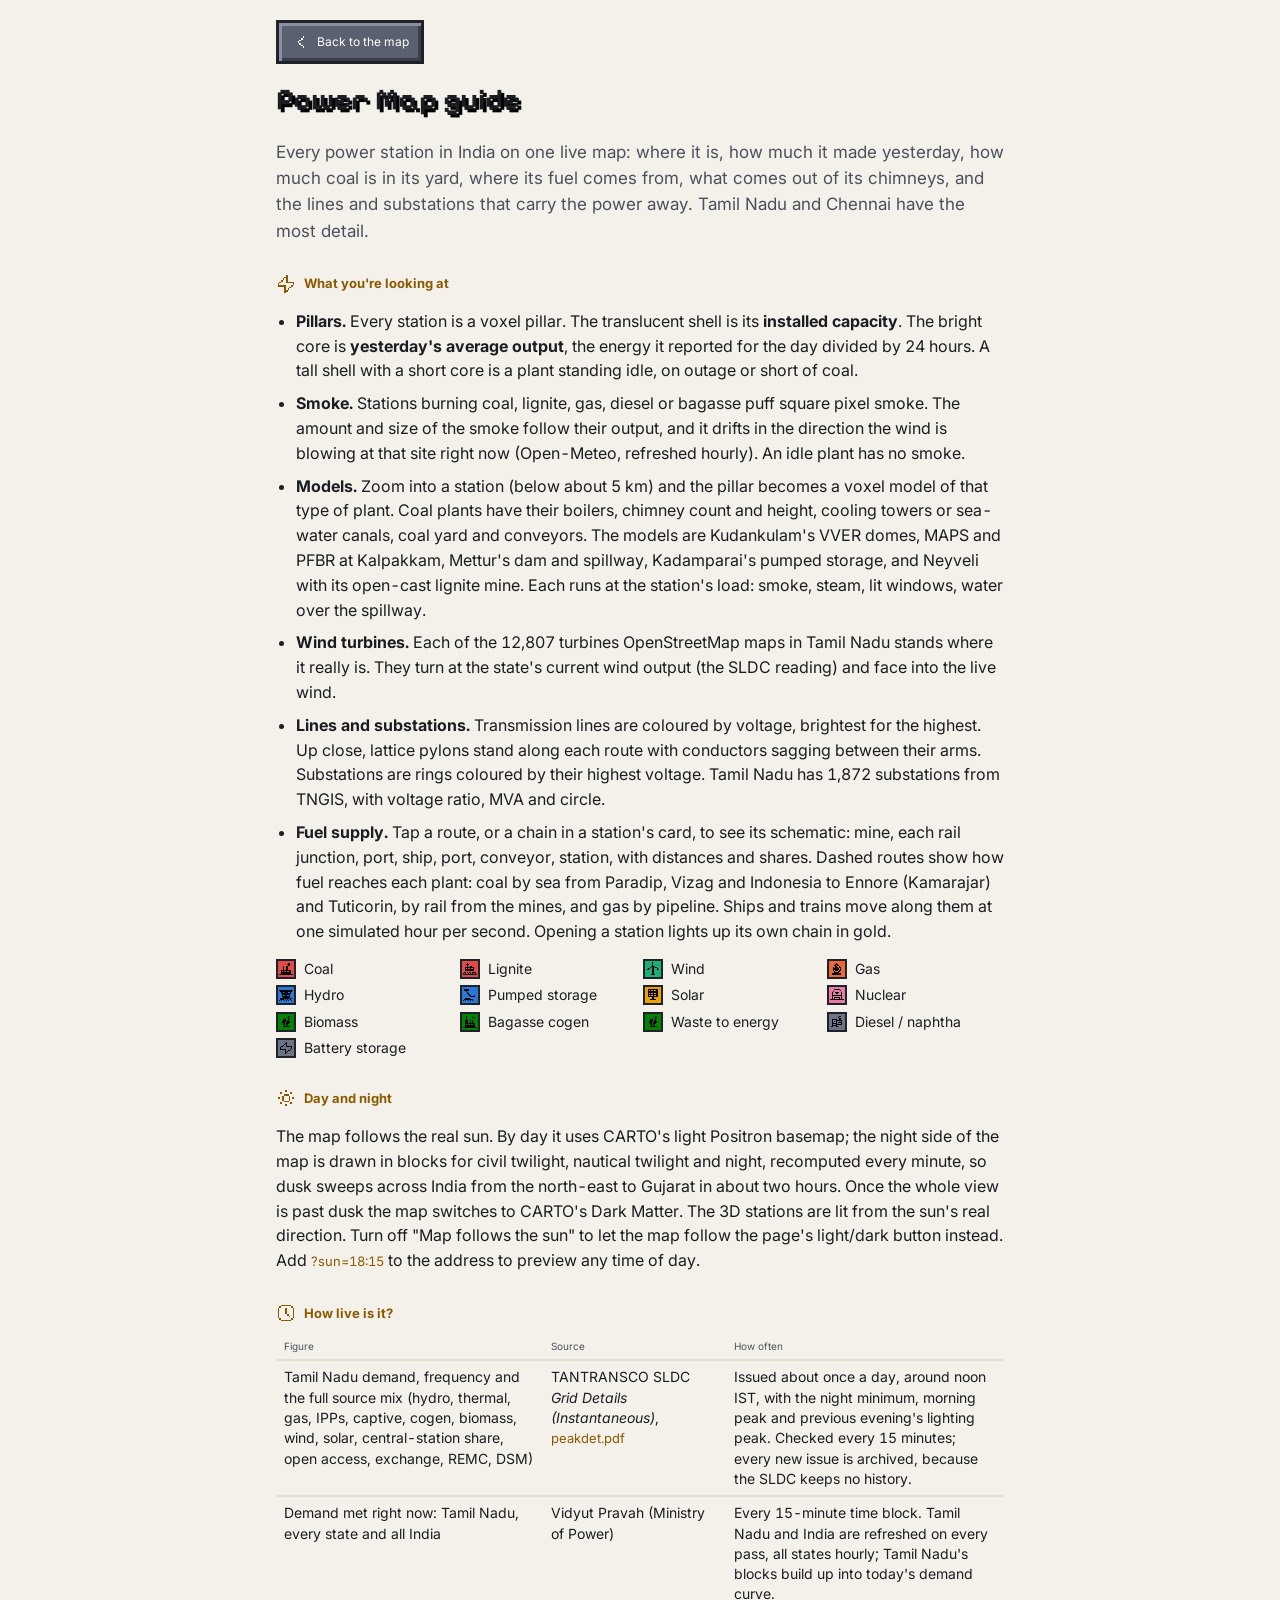
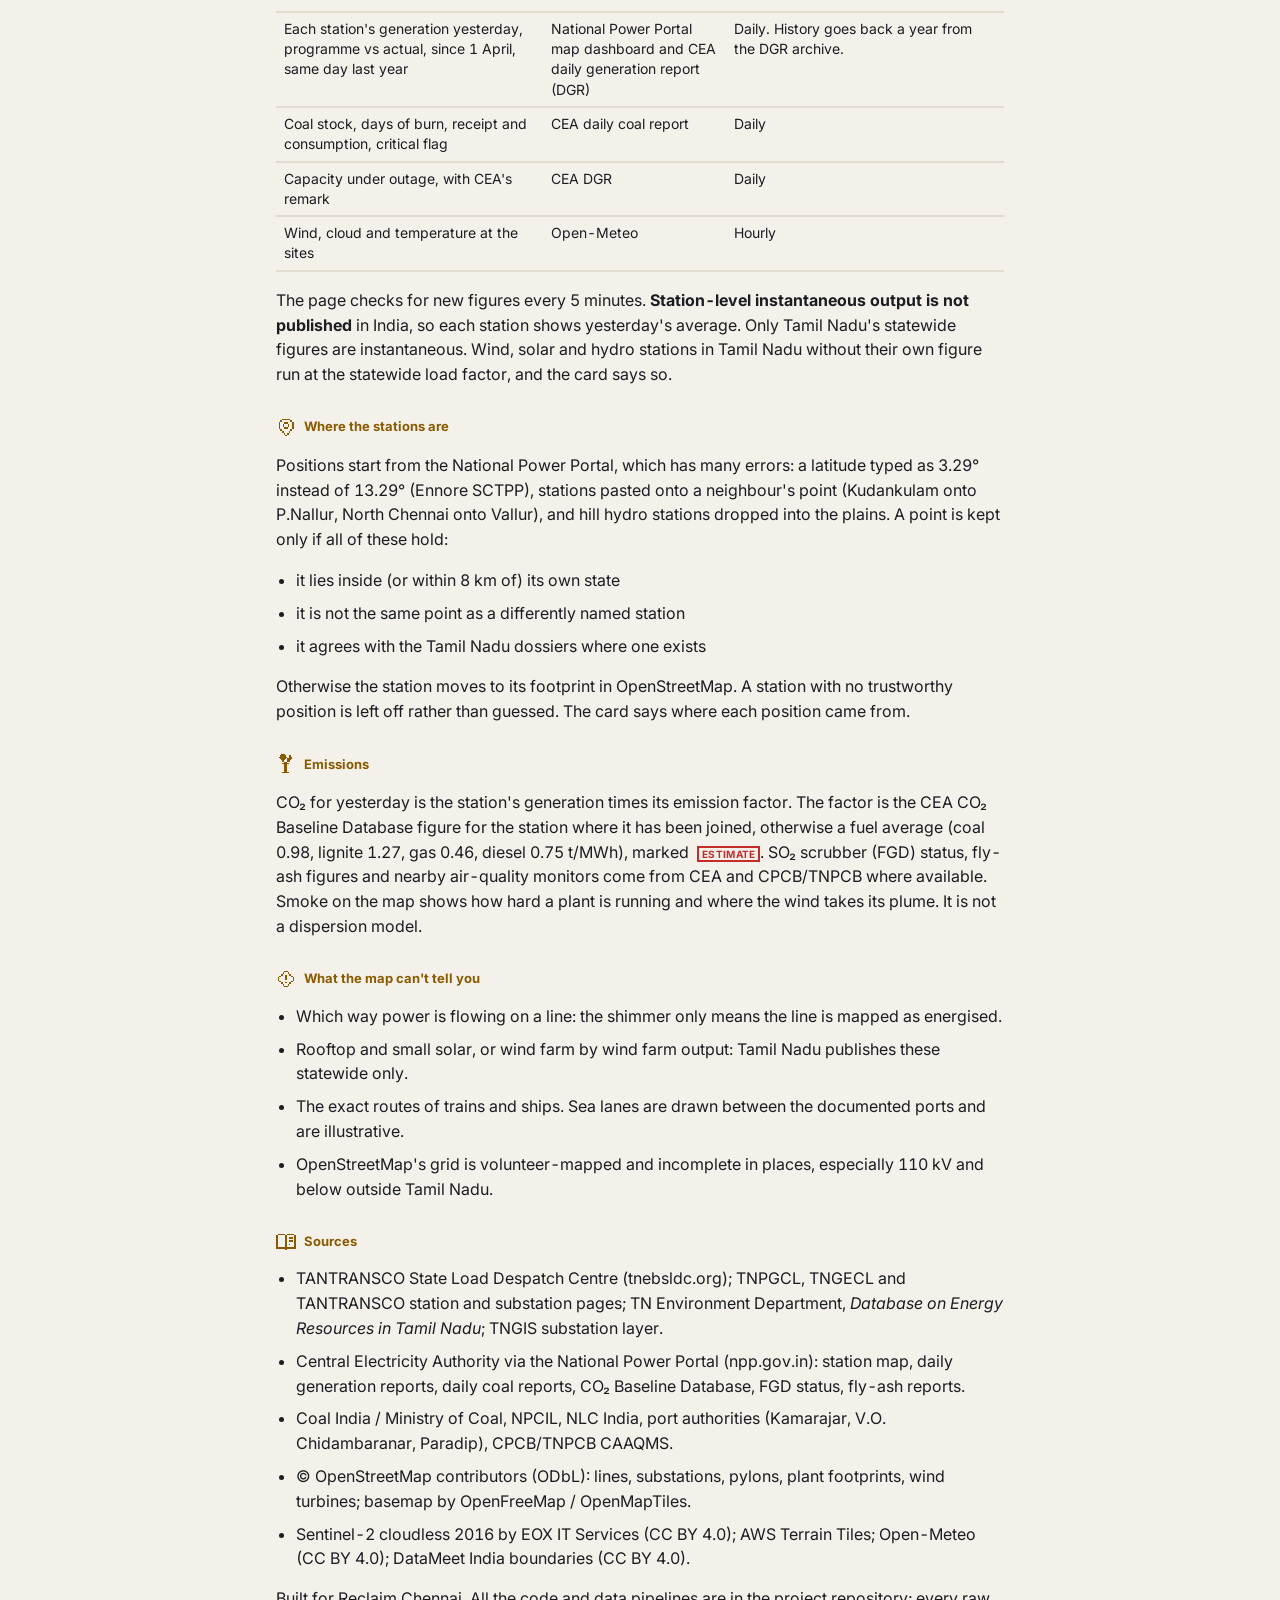
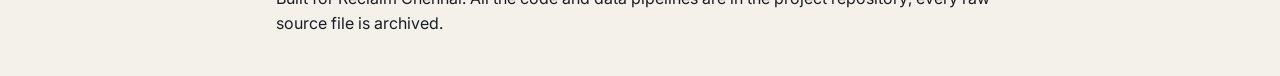
<file: web/guide.html>
<!doctype html>
<html lang="en">
<head>
<meta charset="utf-8">
<meta name="viewport" content="width=device-width, initial-scale=1, viewport-fit=cover">
<title>Power Map Guide</title>
<meta name="description" content="How the Power Map of India works: what every pillar, puff of smoke, line and model shows, where the live figures come from, how station positions were checked, and what the map cannot tell you.">
<meta name="theme-color" content="#f4f1ea">
<meta name="color-scheme" content="light dark">
<script>try { if (localStorage.getItem('pw-theme') === 'dark') document.documentElement.dataset.theme = 'dark'; } catch (e) {}</script>
<link rel="icon" href="favicon.svg">
<link rel="preconnect" href="https://fonts.googleapis.com">
<link rel="preconnect" href="https://fonts.gstatic.com" crossorigin>
<link rel="stylesheet" href="https://fonts.googleapis.com/css2?family=Inter:wght@400;500;600;700;800&family=Pixelify+Sans:wght@600;700&display=swap">
<link rel="stylesheet" href="css/style.css?v=3">
<style>
  body.doc{overflow:auto;height:auto}
  .doc main{max-width:760px;margin:0 auto;padding:calc(20px + var(--safe-t)) 16px calc(40px + var(--safe-b))}
  .doc h1{font-family:var(--title);font-size:30px;margin:14px 0 6px;text-shadow:3px 3px 0 #000}
  .doc h2{font-family:var(--font);font-size:13px;color:var(--accent);margin:30px 0 10px;display:flex;gap:8px;align-items:center}
  .doc h2 .i{color:var(--accent)}
  .doc p,.doc li{font-size:16px;line-height:1.55;color:var(--text)}
  .doc .lede{color:var(--text-2);font-size:17px}
  .doc ul{padding-left:20px}
  .doc li{margin:0 0 8px}
  .doc .box{background:var(--panel);border:3px solid var(--edge);box-shadow:var(--bevel);padding:12px 14px;margin:12px 0}
  .doc code{font-family:var(--font);font-size:13px;color:var(--accent)}
  .doc .back{display:inline-flex;align-items:center;gap:6px;font-family:var(--font);font-size:12px;min-height:44px;padding:0 12px;background:var(--stone);color:#fff;border:3px solid var(--edge);
    box-shadow:inset 3px 3px 0 var(--stone-hi),inset -3px -3px 0 var(--stone-lo);text-decoration:none}
  .doc table{width:100%;border-collapse:collapse;font-size:14px}
  .doc th,.doc td{text-align:left;padding:6px 8px;border-bottom:2px solid var(--lo);vertical-align:top}
  .doc th{font-family:var(--font);font-size:10px;color:var(--text-2);font-weight:400}
  .doc .fuels-key{display:grid;grid-template-columns:repeat(auto-fill,minmax(150px,1fr));gap:6px}
  .doc .fuels-key span{display:flex;align-items:center;gap:8px;font-size:14px}
  .doc .fuels-key i{width:20px;height:20px;display:grid;place-items:center;background:var(--c);border:2px solid var(--edge)}
  .doc .fuels-key i .i{width:14px;height:14px;color:#05060a}
</style>
</head>
<body class="doc">
<main>
  <a class="back" href="./"><svg class="i" aria-hidden="true"><use href="icons.svg?v=2#back"/></svg>Back to the map</a>
  <h1>Power Map guide</h1>
  <p class="lede">Every power station in India on one live map: where it is, how much it made yesterday, how much coal is in its yard, where its fuel comes from, what comes out of its chimneys, and the lines and substations that carry the power away. Tamil Nadu and Chennai have the most detail.</p>

  <h2><svg class="i" aria-hidden="true"><use href="icons.svg?v=2#bolt"/></svg>What you're looking at</h2>
  <ul>
    <li><b>Pillars.</b> Every station is a voxel pillar. The translucent shell is its <b>installed capacity</b>. The bright core is <b>yesterday's average output</b>, the energy it reported for the day divided by 24 hours. A tall shell with a short core is a plant standing idle, on outage or short of coal.</li>
    <li><b>Smoke.</b> Stations burning coal, lignite, gas, diesel or bagasse puff square pixel smoke. The amount and size of the smoke follow their output, and it drifts in the direction the wind is blowing at that site right now (Open-Meteo, refreshed hourly). An idle plant has no smoke.</li>
    <li><b>Models.</b> Zoom into a station (below about 5 km) and the pillar becomes a voxel model of that type of plant. Coal plants have their boilers, chimney count and height, cooling towers or sea-water canals, coal yard and conveyors. The models are Kudankulam's VVER domes, MAPS and PFBR at Kalpakkam, Mettur's dam and spillway, Kadamparai's pumped storage, and Neyveli with its open-cast lignite mine. Each runs at the station's load: smoke, steam, lit windows, water over the spillway.</li>
    <li><b>Wind turbines.</b> Each of the 12,807 turbines OpenStreetMap maps in Tamil Nadu stands where it really is. They turn at the state's current wind output (the SLDC reading) and face into the live wind.</li>
    <li><b>Lines and substations.</b> Transmission lines are coloured by voltage, brightest for the highest. Up close, lattice pylons stand along each route with conductors sagging between their arms. Substations are rings coloured by their highest voltage. Tamil Nadu has 1,872 substations from TNGIS, with voltage ratio, MVA and circle.</li>
    <li><b>Fuel supply.</b> Tap a route, or a chain in a station's card, to see its schematic: mine, each rail junction, port, ship, port, conveyor, station, with distances and shares. Dashed routes show how fuel reaches each plant: coal by sea from Paradip, Vizag and Indonesia to Ennore (Kamarajar) and Tuticorin, by rail from the mines, and gas by pipeline. Ships and trains move along them at one simulated hour per second. Opening a station lights up its own chain in gold.</li>
  </ul>
  <div class="fuels-key" id="fuels-key"></div>

  <h2><svg class="i" aria-hidden="true"><use href="icons.svg?v=2#sun"/></svg>Day and night</h2>
  <p>The map follows the real sun. By day it uses CARTO's light Positron basemap; the night side of the map is drawn in blocks for civil twilight, nautical twilight and night, recomputed every minute, so dusk sweeps across India from the north-east to Gujarat in about two hours. Once the whole view is past dusk the map switches to CARTO's Dark Matter. The 3D stations are lit from the sun's real direction. Turn off "Map follows the sun" to let the map follow the page's light/dark button instead. Add <code>?sun=18:15</code> to the address to preview any time of day.</p>

  <h2><svg class="i" aria-hidden="true"><use href="icons.svg?v=2#clock"/></svg>How live is it?</h2>
  <table>
    <thead><tr><th>Figure</th><th>Source</th><th>How often</th></tr></thead>
    <tbody>
      <tr><td>Tamil Nadu demand, frequency and the full source mix (hydro, thermal, gas, IPPs, captive, cogen, biomass, wind, solar, central-station share, open access, exchange, REMC, DSM)</td><td>TANTRANSCO SLDC <em>Grid Details (Instantaneous)</em>, <code>peakdet.pdf</code></td><td>Issued about once a day, around noon IST, with the night minimum, morning peak and previous evening's lighting peak. Checked every 15 minutes; every new issue is archived, because the SLDC keeps no history.</td></tr>
      <tr><td>Demand met right now: Tamil Nadu, every state and all India</td><td>Vidyut Pravah (Ministry of Power)</td><td>Every 15-minute time block. Tamil Nadu and India are refreshed on every pass, all states hourly; Tamil Nadu's blocks build up into today's demand curve.</td></tr>
      <tr><td>Each station's generation yesterday, programme vs actual, since 1 April, same day last year</td><td>National Power Portal map dashboard and CEA daily generation report (DGR)</td><td>Daily. History goes back a year from the DGR archive.</td></tr>
      <tr><td>Coal stock, days of burn, receipt and consumption, critical flag</td><td>CEA daily coal report</td><td>Daily</td></tr>
      <tr><td>Capacity under outage, with CEA's remark</td><td>CEA DGR</td><td>Daily</td></tr>
      <tr><td>Wind, cloud and temperature at the sites</td><td>Open-Meteo</td><td>Hourly</td></tr>
    </tbody>
  </table>
  <p>The page checks for new figures every 5 minutes. <b>Station-level instantaneous output is not published</b> in India, so each station shows yesterday's average. Only Tamil Nadu's statewide figures are instantaneous. Wind, solar and hydro stations in Tamil Nadu without their own figure run at the statewide load factor, and the card says so.</p>

  <h2><svg class="i" aria-hidden="true"><use href="icons.svg?v=2#pin"/></svg>Where the stations are</h2>
  <p>Positions start from the National Power Portal, which has many errors: a latitude typed as 3.29° instead of 13.29° (Ennore SCTPP), stations pasted onto a neighbour's point (Kudankulam onto P.Nallur, North Chennai onto Vallur), and hill hydro stations dropped into the plains. A point is kept only if all of these hold:</p>
  <ul>
    <li>it lies inside (or within 8 km of) its own state</li>
    <li>it is not the same point as a differently named station</li>
    <li>it agrees with the Tamil Nadu dossiers where one exists</li>
  </ul>
  <p>Otherwise the station moves to its footprint in OpenStreetMap. A station with no trustworthy position is left off rather than guessed. The card says where each position came from.</p>

  <h2><svg class="i" aria-hidden="true"><use href="icons.svg?v=2#smoke"/></svg>Emissions</h2>
  <p>CO₂ for yesterday is the station's generation times its emission factor. The factor is the CEA CO₂ Baseline Database figure for the station where it has been joined, otherwise a fuel average (coal 0.98, lignite 1.27, gas 0.46, diesel 0.75 t/MWh), marked <span class="est">ESTIMATE</span>. SO₂ scrubber (FGD) status, fly-ash figures and nearby air-quality monitors come from CEA and CPCB/TNPCB where available. Smoke on the map shows how hard a plant is running and where the wind takes its plume. It is not a dispersion model.</p>

  <h2><svg class="i" aria-hidden="true"><use href="icons.svg?v=2#alert"/></svg>What the map can't tell you</h2>
  <ul>
    <li>Which way power is flowing on a line: the shimmer only means the line is mapped as energised.</li>
    <li>Rooftop and small solar, or wind farm by wind farm output: Tamil Nadu publishes these statewide only.</li>
    <li>The exact routes of trains and ships. Sea lanes are drawn between the documented ports and are illustrative.</li>
    <li>OpenStreetMap's grid is volunteer-mapped and incomplete in places, especially 110 kV and below outside Tamil Nadu.</li>
  </ul>

  <h2><svg class="i" aria-hidden="true"><use href="icons.svg?v=2#book"/></svg>Sources</h2>
  <ul>
    <li>TANTRANSCO State Load Despatch Centre (tnebsldc.org); TNPGCL, TNGECL and TANTRANSCO station and substation pages; TN Environment Department, <em>Database on Energy Resources in Tamil Nadu</em>; TNGIS substation layer.</li>
    <li>Central Electricity Authority via the National Power Portal (npp.gov.in): station map, daily generation reports, daily coal reports, CO₂ Baseline Database, FGD status, fly-ash reports.</li>
    <li>Coal India / Ministry of Coal, NPCIL, NLC India, port authorities (Kamarajar, V.O. Chidambaranar, Paradip), CPCB/TNPCB CAAQMS.</li>
    <li>© OpenStreetMap contributors (ODbL): lines, substations, pylons, plant footprints, wind turbines; basemap by OpenFreeMap / OpenMapTiles.</li>
    <li>Sentinel-2 cloudless 2016 by EOX IT Services (CC BY 4.0); AWS Terrain Tiles; Open-Meteo (CC BY 4.0); DataMeet India boundaries (CC BY 4.0).</li>
  </ul>
  <p class="method">Built for Reclaim Chennai. All the code and data pipelines are in the project repository; every raw source file is archived.</p>
</main>
<script type="module">
  import { FUELS, FUEL_ORDER } from './js/fuels.js?v=3';
  document.getElementById('fuels-key').innerHTML = FUEL_ORDER.map(t => `<span><i style="--c:${FUELS[t].color}"><svg class="i" aria-hidden="true"><use href="icons.svg?v=2#${FUELS[t].icon}"/></svg></i>${FUELS[t].label}</span>`).join('');
</script>
</body>
</html>
</file>
<file: web/css/style.css>
/* Power Map of India. The retro part is the map: voxel stations, pixel smoke and pixel scenes. The
   interface is built for reading: Inter for text and numbers (tabular figures), Pixelify Sans only for the
   big titles, blocky panels with hard shadows. Light theme by default; html[data-theme=dark] for dark.
   Targets stay 44 px. Mobile first; desktop at 821 px. Every text container wraps inside its frame. */
:root{
  --bg:#f4f1ea; --panel:#ffffff; --cell:#f3efe6; --cell-2:#d9d3c5; --edge:#1f2229; --hi:#ffffff; --lo:#e3ddd0;
  --text:#1b1d22; --text-2:#4a505c; --text-3:#5c6270;
  --accent:#8a5a00; --accent-bg:#ffd84a; --link:#1f5fae; --warn:#c42b2b; --warn-bg:#fdeaea; --ok:#2e7d32;
  --track:#e7e2d6; --tick:#1b1d22; --crit:#d92d2d; --hatch:#ffffff; --scene-bg:#9fd0ff;
  --stone:#5b6070; --stone-hi:#8a90a0; --stone-lo:#3a3e49; --stone-on:#3d6fc2; --stone-on-hi:#6f99e0; --stone-on-lo:#274c8c;
  --font:"Inter",system-ui,-apple-system,"Segoe UI",Roboto,sans-serif; --title:"Pixelify Sans","Inter",system-ui,sans-serif;
  --safe-b:env(safe-area-inset-bottom,0px); --safe-t:env(safe-area-inset-top,0px);
  --bevel:inset 2px 2px 0 var(--hi),inset -2px -2px 0 var(--lo);
  --shadow:3px 3px 0 rgba(31,34,41,.25);
  --label-bg:rgba(255,255,255,.92); --label-fg:#1b1d22; --label-sub:#4a505c;
  color-scheme:light;
}
html[data-theme=dark]{
  --bg:#0b0d14; --panel:#141824; --cell:#1d2232; --cell-2:#282f44; --edge:#05060a; --hi:#2f3850; --lo:#0c0f17;
  --text:#f5f1e6; --text-2:#b9c1d3; --text-3:#9aa3bb;
  --accent:#ffd84a; --accent-bg:#ffd84a; --link:#6cc8ff; --warn:#ff8f87; --warn-bg:#3a1717; --ok:#7ed98b;
  --track:#262c3e; --tick:#f5f1e6; --crit:#ff5a4f; --hatch:#2a2f40; --scene-bg:#04081a;
  --stone:#6d7079; --stone-hi:#9ca0a8; --stone-lo:#3d4047; --stone-on:#7e86c9; --stone-on-hi:#a5acdf; --stone-on-lo:#4f5693;
  --shadow:4px 4px 0 rgba(0,0,0,.55);
  --label-bg:rgba(11,13,20,.88); --label-fg:#f5f1e6; --label-sub:#b9c1d3;
  color-scheme:dark;
}
*{box-sizing:border-box}
html,body{height:100%;margin:0}
body{background:var(--bg);color:var(--text);font:15px/1.45 var(--font);overflow:hidden;-webkit-tap-highlight-color:transparent;overscroll-behavior:none;
  font-variant-numeric:tabular-nums;-webkit-font-smoothing:antialiased}
a{color:var(--link);text-decoration:none}
a:hover{text-decoration:underline}
p a,li a,dd a,.note a,.sources a{text-decoration:underline;text-underline-offset:3px;text-decoration-thickness:1px}
[hidden]{display:none!important}
#map{position:absolute;inset:0}
#map canvas,.maplibregl-canvas{outline:none;image-rendering:pixelated}
input:focus-visible,button:focus-visible,a:focus-visible,[tabindex]:focus-visible,summary:focus-visible{outline:3px solid var(--link);outline-offset:2px}
.i{width:20px;height:20px;flex:0 0 auto;display:inline-block;vertical-align:middle;fill:currentColor;shape-rendering:crispEdges}
.i.sm{width:16px;height:16px}
canvas.scene{display:block;width:100%;aspect-ratio:16/9;image-rendering:pixelated;background:var(--scene-bg)}
.visually-hidden{position:absolute!important;width:1px;height:1px;overflow:hidden;clip:rect(0 0 0 0);white-space:nowrap}
/* wrapping: nothing escapes its frame on a phone */
.panel,.card,.tip,.dialog{overflow-wrap:break-word}
.card *,.dialog *{min-width:0}
.card p,.card dd,.card li,.card span,.dialog p,.dialog li,.dialog span{overflow-wrap:anywhere}

/* ----------------------------------------------------------- map controls */
.maplibregl-ctrl-attrib{background:var(--panel)!important;color:var(--text-2);font-size:11px;border:2px solid var(--edge)}
.maplibregl-ctrl-attrib a{color:var(--text-2)}
.maplibregl-ctrl-group{background:var(--stone)!important;border:3px solid var(--edge)!important;border-radius:0!important;box-shadow:var(--shadow)!important}
.maplibregl-ctrl-group button{width:44px;height:44px;border-radius:0!important;box-shadow:inset 3px 3px 0 var(--stone-hi),inset -3px -3px 0 var(--stone-lo)}
.maplibregl-ctrl-group button+button{border-top:3px solid var(--edge)!important}
.maplibregl-ctrl-group button:hover{background:var(--stone-on)!important}
.maplibregl-ctrl-top-left{top:58px}
.view-ctrl button{display:grid;place-items:center;background:var(--stone)!important;color:#fff;font-size:18px;font-weight:700;line-height:1;cursor:pointer}
.view-ctrl .v-dim{font-size:13px}

/* ---------------------------------------------------------------- loading */
#loading{position:absolute;inset:0;display:grid;place-content:center;justify-items:center;gap:16px;z-index:50;background:var(--bg);color:var(--text-2);font-size:14px;transition:opacity .4s}
#loading.done{opacity:0;pointer-events:none}
#loading #loading-text{color:var(--text)}
.load-bar{width:180px;height:12px;border:3px solid var(--edge);background:var(--cell)}
.load-bar i{display:block;height:100%;width:var(--p,4%);background:var(--accent-bg);transition:width .15s steps(2)}
#loading .load-pct{font-size:12px}
.pw-loader{display:block;width:96px;height:96px;image-rendering:pixelated;overflow:visible}
.pw-loader .pw-smoke{animation:pw-puff 1.6s steps(4) infinite}
.pw-loader .pw-spark{animation:pw-spark 1.2s steps(3) infinite}
.pw-loader .pw-win{animation:blink 2.4s steps(1,end) infinite}
@keyframes pw-puff{0%{transform:translateY(2px);opacity:.4}100%{transform:translateY(-3px);opacity:1}}
@keyframes pw-spark{0%{transform:translateX(0)}100%{transform:translateX(6px)}}
@keyframes blink{0%,12%{opacity:1}13%,100%{opacity:.15}}
@media (prefers-reduced-motion:reduce){.pw-loader *{animation:none!important}}

/* -------------------------------------------------- station labels (HTML) */
/* floated above each pillar / model top in screen space, so they never sit on the 3D object */
#labels{position:absolute;inset:0;pointer-events:none;z-index:3;overflow:hidden}
.lab{position:absolute;left:0;top:0;transform-origin:50% 100%;pointer-events:auto;cursor:pointer;margin:0;display:flex;align-items:flex-start;gap:.45em;
  padding:.3em .6em .35em .3em;background:var(--label-bg);color:var(--label-fg);border:1.5px solid var(--c);box-shadow:0 1px 3px rgba(0,0,0,.25);
  font:700 var(--fs,12px)/1.2 var(--font);white-space:nowrap;text-align:left;border-radius:2px}
.lab .sw{width:1.55em;height:1.55em;flex:0 0 auto;display:grid;place-items:center;background:var(--c);border:1.5px solid var(--edge)}
.lab .sw .i{width:1.05em;height:1.05em;color:#05060a}
.lab small{display:block;font-weight:500;font-size:.86em;color:var(--label-sub);margin-top:1px}
.lab::after{content:"";position:absolute;left:50%;bottom:-7px;width:1.5px;height:6px;background:var(--c);transform:translateX(-.75px)}
.lab.sel{outline:2px solid var(--link)}

/* ---------------------------------------------------------------- blocks */
#home{position:absolute;top:calc(10px + var(--safe-t));left:10px;z-index:6;display:flex;align-items:center;gap:4px;min-height:44px;padding:0 14px 0 8px;
  background:var(--stone);color:#fff;font-weight:600;font-size:13px;border:3px solid var(--edge);box-shadow:inset 3px 3px 0 var(--stone-hi),inset -3px -3px 0 var(--stone-lo),var(--shadow)}
#home:hover{background:var(--stone-on);text-decoration:none}
#theme-toggle{position:absolute;top:calc(10px + var(--safe-t));left:118px;z-index:6;width:44px;height:44px;display:grid;place-items:center;cursor:pointer;
  background:var(--stone);color:#fff;border:3px solid var(--edge);box-shadow:inset 3px 3px 0 var(--stone-hi),inset -3px -3px 0 var(--stone-lo),var(--shadow)}
#theme-toggle:hover{background:var(--stone-on)}
#watermark{position:absolute;z-index:4;left:12px;top:calc(66px + var(--safe-t));pointer-events:none;line-height:1.1;
  background:var(--label-bg);color:var(--label-fg);padding:6px 10px;border:2px solid var(--edge);box-shadow:var(--shadow)}
#watermark b{display:block;font-size:22px;font-weight:700}
#watermark span{display:block;font-size:11px;color:var(--label-sub);margin-top:2px}
#watermark em{display:block;font-style:normal;font-size:12px;color:var(--label-fg);margin-top:3px}

/* ------------------------------------------------- panel = bottom sheet */
.panel{position:absolute;left:0;right:0;bottom:0;z-index:5;max-height:72dvh;overflow-y:auto;overscroll-behavior:contain;background:var(--bg);
  border-top:3px solid var(--edge);padding:4px 14px calc(22px + var(--safe-b));scrollbar-width:thin;scrollbar-color:var(--cell-2) transparent}
.panel header{position:relative;padding:14px 52px 8px 0;cursor:pointer}
.panel header::before{content:"";position:absolute;left:50%;top:2px;width:36px;height:6px;background:var(--cell-2);transform:translateX(-50%)}
.panel header small{display:block;font-size:12px;font-weight:600;color:var(--text-2);margin-bottom:2px;letter-spacing:.02em}
.panel h1{margin:0;font:700 28px/1.1 var(--title)}
.sub{display:none;margin:6px 0 0;font-size:14px;color:var(--text-2)}
.guide-link{display:inline-flex;align-items:center;gap:6px;margin-top:8px;margin-right:14px;min-height:32px;font-size:13px;font-weight:600;color:var(--link)}
.panel-toggle{position:absolute;right:0;top:12px;width:44px;height:40px;display:grid;place-items:center;border:3px solid var(--edge);background:var(--stone);color:#fff;
  cursor:pointer;box-shadow:inset 3px 3px 0 var(--stone-hi),inset -3px -3px 0 var(--stone-lo)}
.panel.collapsed{overflow:hidden}
.panel.collapsed #panel-body{display:none}
.panel.collapsed .panel-toggle .i{transform:rotate(180deg)}
.hero{margin:10px 0 0;border:3px solid var(--edge);box-shadow:var(--shadow)}
.peek{margin:6px 0 0;font-size:14px;font-weight:600;color:var(--text);display:flex;align-items:center;gap:6px;flex-wrap:wrap}
.peek span{color:var(--text-2);font-weight:500}
.peek:empty{display:none}

.stats{display:grid;grid-template-columns:repeat(3,minmax(0,1fr));gap:8px;margin:12px 0 4px}
.stat{background:var(--panel);border:2px solid var(--edge);box-shadow:var(--bevel);padding:8px 8px 7px;min-width:0}
.stat b{display:block;font-size:20px;line-height:1.1;font-weight:700;overflow-wrap:anywhere}
.stat span{display:block;font-size:12px;color:var(--text-2);line-height:1.3;margin-top:2px}
.stat.live b{color:var(--ok)}

.group{margin:18px 0 0}
.group h2{display:flex;align-items:center;gap:8px;margin:0 2px 8px;font-size:13px;font-weight:700;color:var(--text);letter-spacing:.02em;text-transform:uppercase}
.group h2 .i{width:16px;height:16px;color:var(--accent)}
.group h2 .hint{margin-left:auto;color:var(--text-2);font-size:13px;font-weight:600;text-transform:none;letter-spacing:0;text-align:right}
.cells{background:var(--panel);border:2px solid var(--edge);box-shadow:var(--bevel)}
label.row{display:flex;align-items:center;gap:12px;min-height:50px;padding:6px 12px;cursor:pointer;font-size:15px;position:relative}
label.row+label.row{border-top:2px solid var(--lo)}
label.row .lead{color:var(--text-2)}
.lbl{flex:1;min-width:0;display:flex;flex-direction:column}
.lbl small{font-size:12px;color:var(--text-2);margin-top:2px}
.lbl small:empty{display:none}
input.switch{appearance:none;-webkit-appearance:none;width:56px;height:30px;background:var(--cell-2);border:3px solid var(--edge);position:relative;flex:0 0 auto;cursor:pointer;margin:0}
input.switch::after{content:"";position:absolute;top:1px;left:1px;width:22px;height:22px;background:var(--stone);box-shadow:inset 3px 3px 0 var(--stone-hi),inset -3px -3px 0 var(--stone-lo);transition:transform .12s steps(3)}
input.switch:checked{background:#3e8e2f}
input.switch:checked::after{transform:translateX(26px);background:#fff;box-shadow:inset -3px -3px 0 #c9ced3}

.note{margin:8px 2px 0;font-size:14px;color:var(--text-2)}
.note.fine{font-size:13px;color:var(--text-3)}
.seg{display:flex;gap:0;border:3px solid var(--edge);background:var(--edge)}
.seg button{flex:1;font:600 13px/1.2 var(--font);min-height:40px;padding:4px 2px;cursor:pointer;border:0;background:var(--stone);color:#fff;
  box-shadow:inset 3px 3px 0 var(--stone-hi),inset -3px -3px 0 var(--stone-lo)}
.seg button+button{margin-left:3px}
.seg button.on{background:var(--stone-on);box-shadow:inset 3px 3px 0 var(--stone-on-hi),inset -3px -3px 0 var(--stone-on-lo)}
.legend{display:flex;flex-wrap:wrap;gap:6px 14px;margin:10px 2px 0;font-size:13px;color:var(--text-2)}
.legend .full{width:100%;font-size:13px;color:var(--text-3)}
.legend .k{display:inline-flex;align-items:center;gap:6px}
.legend .k b{font-weight:700;color:var(--text)}
.legend .k .sw{width:16px;height:16px;background:var(--c);border:2px solid var(--edge);display:grid;place-items:center}
.legend .k .sw.hatch{background:repeating-linear-gradient(135deg,var(--c) 0 2px,var(--hatch) 2px 4px)}
.legend .k .sw .i{width:10px;height:10px;color:#05060a}
.legend .line{display:inline-block;width:22px;height:4px;background:var(--c)}
.btn{font:600 13px/1.2 var(--font);min-height:44px;padding:8px 12px;cursor:pointer;display:flex;align-items:center;justify-content:center;gap:8px;text-align:center;
  border:3px solid var(--edge);background:var(--stone);color:#fff;box-shadow:inset 3px 3px 0 var(--stone-hi),inset -3px -3px 0 var(--stone-lo)}
.btn:hover{background:var(--stone-on);box-shadow:inset 3px 3px 0 var(--stone-on-hi),inset -3px -3px 0 var(--stone-on-lo)}
.btn:active{box-shadow:inset -3px -3px 0 var(--stone-hi),inset 3px 3px 0 var(--stone-lo)}
.btn .i{width:18px;height:18px}
.btn.icon{width:48px;height:48px;padding:0;flex:0 0 auto}
.btn.wide{width:100%;margin-top:10px}
.grid2{display:grid;grid-template-columns:1fr 1fr;gap:6px;margin-top:10px}
.timeline{display:flex;align-items:center;gap:12px;background:var(--panel);border:2px solid var(--edge);box-shadow:var(--bevel);padding:8px 12px 8px 8px}
input[type=range]{-webkit-appearance:none;appearance:none;flex:1;height:32px;background:transparent;cursor:pointer;touch-action:none;margin:0}
input[type=range]::-webkit-slider-runnable-track{height:10px;background:var(--track);border:3px solid var(--edge)}
input[type=range]::-moz-range-track{height:10px;background:var(--track);border:3px solid var(--edge)}
input[type=range]::-webkit-slider-thumb{-webkit-appearance:none;width:18px;height:28px;margin-top:-12px;background:var(--accent-bg);border:3px solid var(--edge)}
input[type=range]::-moz-range-thumb{width:14px;height:24px;background:var(--accent-bg);border:3px solid var(--edge);border-radius:0}
input[type=search]{width:100%;font:inherit;font-size:16px;min-height:46px;padding:8px 12px;border:3px solid var(--edge);background:var(--panel);color:var(--text)}
input[type=search]::placeholder{color:var(--text-3)}
.skip{position:absolute;left:10px;top:-80px;z-index:60;padding:10px 14px;background:var(--accent-bg);color:#000;font-weight:700;border:3px solid var(--edge)}
.skip:focus{top:calc(10px + var(--safe-t))}
.tip{position:fixed;z-index:60;pointer-events:none;background:var(--panel);color:var(--text);border:2px solid var(--edge);box-shadow:var(--shadow);padding:8px 10px;font-size:14px;line-height:1.4;max-width:min(280px,calc(100vw - 20px))}
.tip b{display:block;margin-bottom:2px}
.tip .k{color:var(--text-2);display:inline-block;min-width:70px}
.sources{margin-top:22px;padding:0 2px;font-size:14px;color:var(--text-2)}
.sources h2{display:flex;align-items:center;gap:8px;font-size:13px;font-weight:700;text-transform:uppercase;margin:0 0 8px;color:var(--text)}
.sources h2 .i{width:16px;height:16px;color:var(--accent)}
.sources ul{margin:0;padding-left:18px}
.sources li{margin:0 0 8px}
.method{margin:10px 0 0;color:var(--text-3)}
.t-line{color:#c2410c} .t-smoke{color:var(--text-2)} .t-ship{color:var(--link)}
html[data-theme=dark] .t-line{color:#ffd84a}

/* fuel chips */
.fuels{display:grid;grid-template-columns:1fr 1fr;gap:6px}
.fuel{display:flex;align-items:center;gap:8px;min-height:44px;padding:4px 8px;cursor:pointer;text-align:left;font:inherit;font-size:14px;color:var(--text);
  background:var(--panel);border:2px solid var(--edge);box-shadow:var(--bevel);min-width:0}
.fuel .sw{width:24px;height:24px;display:grid;place-items:center;background:var(--c);border:2px solid var(--edge);flex:0 0 auto}
.fuel .sw .i{width:16px;height:16px;color:#05060a}
.fuel .nm{flex:1;min-width:0;line-height:1.15;font-weight:600}
.fuel .nm small{display:block;font-size:12px;font-weight:500;color:var(--text-2);margin-top:2px}
.fuel[aria-pressed=false]{opacity:.5;box-shadow:none}
.fuel[aria-pressed=false] .sw{background:transparent}
.fuel[aria-pressed=false] .sw .i{color:var(--c)}

/* mix bar, tables, bars, sparklines */
.mix{display:flex;gap:2px;height:30px;margin-top:10px;background:var(--panel);border:2px solid var(--edge);padding:2px}
.mix i{display:block;height:100%;background:var(--c);min-width:2px}
.mix i.hatch{background:repeating-linear-gradient(135deg,var(--c) 0 3px,var(--hatch) 3px 6px)}
.mix i:hover{outline:2px solid var(--text);outline-offset:-2px}
details.more{margin-top:10px}
details.more>summary{cursor:pointer;display:flex;gap:8px;align-items:center;min-height:40px;font-size:13px;font-weight:600;color:var(--text-2)}
details.more>summary .i{color:var(--accent)}
.tbl-wrap{overflow-x:auto}
table.sldc{width:100%;border-collapse:collapse;font-size:13px;margin-top:6px}
table.sldc th,table.sldc td{padding:5px 4px;text-align:right;border-bottom:1px solid var(--cell-2)}
table.sldc th:first-child,table.sldc td:first-child{text-align:left}
table.sldc th{font-size:11px;font-weight:600;color:var(--text-2)}
table.sldc tr.sub td{color:var(--text-2)}
table.sldc tr.tot td{font-weight:700}
.bars{display:grid;gap:8px;background:var(--panel);border:2px solid var(--edge);box-shadow:var(--bevel);padding:12px;margin-top:10px}
.bars .row{display:grid;grid-template-columns:minmax(0,92px) 1fr auto;align-items:center;gap:8px;font-size:14px}
.bars .track{position:relative;height:14px;background:var(--track);border:2px solid var(--edge)}
.bars .fill{position:absolute;left:0;top:0;bottom:0;background:var(--c,#2a78d6)}
.bars .tick{position:absolute;top:-4px;bottom:-4px;width:2px;background:var(--tick)}
.bars .v{font-size:13px;font-weight:600}
canvas.sp{display:block;width:100%;height:40px;image-rendering:pixelated;background:var(--cell);border:2px solid var(--edge);cursor:crosshair;grid-column:1/-1}
canvas.co2-sp{height:30px;margin-bottom:8px}
.sp-list{display:grid;gap:10px;margin-top:10px}
.sp-row{display:grid;grid-template-columns:minmax(0,1fr) auto;align-items:center;gap:4px 8px}
.sp-row .kind{display:inline-flex;align-items:center;gap:6px;font-size:14px;font-weight:600}
.sp-row .kind .sw{width:18px;height:18px;display:grid;place-items:center;background:var(--c);border:2px solid var(--edge)}
.sp-row .kind .sw .i{width:12px;height:12px;color:#05060a}
.sp-row .v{font-size:13px;font-weight:600}
.coal-list{display:grid;gap:6px}
.coal-row{display:grid;grid-template-columns:minmax(0,1fr) auto;gap:2px 8px;align-items:center;padding:8px 10px;background:var(--panel);border:2px solid var(--edge);cursor:pointer;text-align:left;font:inherit;color:var(--text)}
.coal-row:hover{border-color:var(--link)}
.coal-row .nm{font-size:14px;font-weight:600;line-height:1.25}
.coal-row .d{font-size:13px;font-weight:700}
.coal-row .meter{grid-column:1/-1;height:8px;background:var(--track);border:2px solid var(--edge);position:relative}
.coal-row .meter i{position:absolute;left:0;top:0;bottom:0;background:var(--stone-hi)}
.coal-row .meter b{position:absolute;left:25%;top:-4px;bottom:-4px;width:2px;background:var(--crit)}
.coal-row.crit .meter i{background:var(--crit)}
.coal-row.crit .d{color:var(--warn)}
.coal-row small{grid-column:1/-1;font-size:12px;color:var(--text-2)}
.status-crit{display:inline-flex;align-items:center;gap:4px;color:var(--warn);font-size:12px;font-weight:700}
.warn-text{color:var(--warn);font-weight:700}
.est{color:var(--warn);font-size:10px;font-weight:700;border:2px solid currentColor;padding:0 3px;margin-left:4px;letter-spacing:.03em;white-space:nowrap}

/* ------------------------------------------------------- card = bottom sheet */
.card{position:absolute;left:0;right:0;bottom:0;max-height:58dvh;overflow-y:auto;overflow-x:hidden;overscroll-behavior:contain;z-index:8;background:var(--bg);
  border-top:3px solid var(--edge);box-shadow:0 -4px 0 rgba(0,0,0,.15);padding-bottom:var(--safe-b)}
.card .card-scene{border-bottom:3px solid var(--edge)}
.card .close{position:sticky;top:8px;float:right;margin:8px 8px -52px 0;width:44px;height:44px;border:3px solid var(--edge);background:var(--stone);color:#fff;cursor:pointer;
  display:grid;place-items:center;z-index:2;box-shadow:inset 3px 3px 0 var(--stone-hi),inset -3px -3px 0 var(--stone-lo)}
.card .body{padding:12px 14px 20px}
.card #card-title{margin:0;font:700 24px/1.15 var(--title)}
.card .region{font-size:13px;color:var(--text-2);margin-top:6px;line-height:1.45}
.card .kind{display:inline-flex;align-items:center;gap:6px;margin-top:8px;font-size:13px;font-weight:700;color:var(--text)}
.card .kind .sw{width:22px;height:22px;display:grid;place-items:center;background:var(--c);border:2px solid var(--edge)}
.card .kind .sw .i{width:14px;height:14px;color:#05060a}
.card .spec{background:var(--panel);border:2px solid var(--edge);box-shadow:var(--bevel);margin-top:12px;padding:10px 12px}
.card .spec-h{margin:0 0 8px;font-size:13px;font-weight:700;text-transform:uppercase;letter-spacing:.02em;color:var(--text);display:flex;align-items:center;gap:8px;flex-wrap:wrap}
.card .spec-h .i{width:16px;height:16px;color:var(--accent)}
.card .spec-h .hint{margin-left:auto;font-size:15px;font-weight:700;text-transform:none}
dl.facts{display:grid;grid-template-columns:auto minmax(0,1fr);gap:6px 14px;margin:0;font-size:14px}
dl.facts dt{color:var(--text-2)}
dl.facts dd{margin:0;min-width:0}
dl.facts dd small{color:var(--text-2);font-size:13px}
dl.facts.stack{grid-template-columns:minmax(0,1fr);gap:2px}
dl.facts.stack dt{font-size:12px;font-weight:600;margin-top:8px}
.card .big{margin:0;font-size:36px;font-weight:800;line-height:1}
.card .big small{font-size:14px;font-weight:500;color:var(--text-2)}
.meter-lg{position:relative;height:18px;margin:10px 0 4px;background:var(--track);border:3px solid var(--edge)}
.meter-lg i{position:absolute;left:0;top:0;bottom:0;background:var(--c,#2a78d6)}
.meter-lg .tick{position:absolute;top:-6px;bottom:-6px;width:3px;background:var(--tick)}
.meter-lg .tick.crit{background:var(--crit)}
.meter-cap{display:flex;justify-content:space-between;align-items:center;gap:8px;flex-wrap:wrap;font-size:12px;color:var(--text-2)}
.meter-cap .tk{display:inline-block;width:3px;height:12px;background:var(--tick);margin-right:5px;vertical-align:-2px}
.meter-cap .tk.crit{background:var(--crit)}
.meter-cap .crit-l{color:var(--crit);font-weight:700}
.units{width:100%;border-collapse:collapse;font-size:13px}
.units th,.units td{padding:4px 6px;border-bottom:1px solid var(--cell-2);text-align:left}
.units th{font-size:11px;font-weight:600;color:var(--text-2)}
.units td.n{text-align:right}
.chain{list-style:none;margin:0;padding:0;display:grid;gap:6px}
.chain li{display:flex;gap:8px;align-items:flex-start;font-size:14px;line-height:1.4}
.chain li .i{width:16px;height:16px;color:var(--link);margin-top:2px;flex:0 0 auto}
.chain-btn{display:block;width:100%;text-align:left;font:inherit;color:var(--text);background:var(--cell);border:2px solid var(--edge);padding:8px 10px;cursor:pointer}
.chain-btn:hover{border-color:var(--link)}
.chain-btn b{display:block;font-size:14px}
.chain-btn span{display:block;font-size:13px;color:var(--text-2)}
.card .links{display:flex;flex-wrap:wrap;gap:8px;margin-top:14px}
.card .links a{display:inline-flex;align-items:center;gap:6px;font-size:13px;font-weight:600;min-height:40px;padding:0 10px;border:3px solid var(--edge);background:var(--stone);color:#fff;
  box-shadow:inset 3px 3px 0 var(--stone-hi),inset -3px -3px 0 var(--stone-lo)}
.card .links a:hover{background:var(--stone-on);text-decoration:none}
.card .srcs{margin:6px 0 0;padding-left:18px;font-size:13px;color:var(--text-2);overflow-wrap:anywhere}

/* ----------------------------------------------------- supply-chain dialog */
.dialog-back{position:fixed;inset:0;z-index:40;background:rgba(10,12,18,.45);display:grid;place-items:end center}
.dialog{width:100%;max-height:86dvh;overflow-y:auto;overflow-x:hidden;background:var(--bg);border-top:3px solid var(--edge);padding:14px 14px calc(18px + var(--safe-b))}
.dialog header{display:flex;align-items:flex-start;gap:10px;margin-bottom:10px}
.dialog header h2{margin:0;flex:1;font:700 21px/1.2 var(--title)}
.dialog header small{display:block;font:500 13px/1.3 var(--font);color:var(--text-2);margin-top:4px}
.dialog .close{width:44px;height:44px;border:3px solid var(--edge);background:var(--stone);color:#fff;cursor:pointer;display:grid;place-items:center;flex:0 0 auto;
  box-shadow:inset 3px 3px 0 var(--stone-hi),inset -3px -3px 0 var(--stone-lo)}
.flow{list-style:none;margin:0;padding:0}
.flow .node{display:flex;gap:10px;align-items:center;background:var(--panel);border:2px solid var(--edge);box-shadow:var(--bevel);padding:8px 10px}
.flow .node .ic{width:32px;height:32px;display:grid;place-items:center;background:var(--c,#6b7385);border:2px solid var(--edge);flex:0 0 auto}
.flow .node .ic .i{width:20px;height:20px;color:#05060a}
.flow .node b{display:block;font-size:14px;line-height:1.25}
.flow .node small{display:block;font-size:12px;color:var(--text-2)}
.flow .node.plant{border-width:3px}
.flow .leg{display:flex;gap:10px;align-items:center;margin-left:16px;padding:6px 0 6px 18px;border-left:4px dashed var(--c,#6b7385);font-size:13px;color:var(--text-2)}
.flow .leg .i{width:18px;height:18px;color:var(--c,#6b7385)}
.flow .leg b{color:var(--text);font-weight:700}
.flow-head{font-size:13px;font-weight:700;margin:14px 0 6px;text-transform:uppercase;letter-spacing:.02em}
.flow-head span{font-weight:500;text-transform:none;color:var(--text-2)}

/* --------------------------------------------------------------- desktop */
@media (max-width:820px){#watermark{left:10px;top:calc(62px + var(--safe-t))}}
@media (min-width:821px){
  #home{left:auto;right:14px;top:14px}
  #theme-toggle{left:auto;right:128px;top:14px}
  .maplibregl-ctrl-top-left{top:0}
  .maplibregl-ctrl-group button{width:36px;height:36px}
  #watermark{left:372px;top:14px}
  .panel{top:0;right:auto;bottom:0;width:356px;max-height:none;border-top:0;border-right:3px solid var(--edge);padding:16px 14px 24px}
  .panel header{padding:0;cursor:default}
  .panel header::before{display:none}
  .sub{display:block}
  .peek{display:none}
  .panel-toggle{display:none}
  .panel.collapsed{overflow-y:auto}
  .panel.collapsed #panel-body{display:block}
  .card{left:auto;right:14px;top:66px;bottom:14px;width:384px;max-height:none;border:3px solid var(--edge);box-shadow:6px 6px 0 rgba(0,0,0,.25)}
  .dialog-back{place-items:center}
  .dialog{width:min(560px,calc(100vw - 40px));max-height:86vh;border:3px solid var(--edge);box-shadow:6px 6px 0 rgba(0,0,0,.3)}
}
/* labels over the night map keep the dark style whatever the panel theme */
#labels.night .lab{--label-bg:rgba(11,13,20,.88);--label-fg:#f5f1e6;--label-sub:#b9c1d3}
#labels:not(.night) .lab{--label-bg:rgba(255,255,255,.93);--label-fg:#1b1d22;--label-sub:#4a505c}
.chain-list{display:grid;gap:6px}
@media (max-width:820px){
  #watermark{padding:4px 8px}
  #watermark b{font-size:17px}
  #watermark span{display:none}
  #watermark em{font-size:11px}
}
.bars .row.me span:first-child{font-weight:700}
.posters{display:grid;grid-template-columns:1fr 1fr;gap:8px}
.posters a{display:block;border:2px solid var(--edge);background:var(--panel);box-shadow:var(--shadow);text-decoration:none;color:var(--text)}
.posters img{display:block;width:100%;height:auto}
.posters span{display:block;padding:6px 8px;font-size:13px;font-weight:700}
</file>
